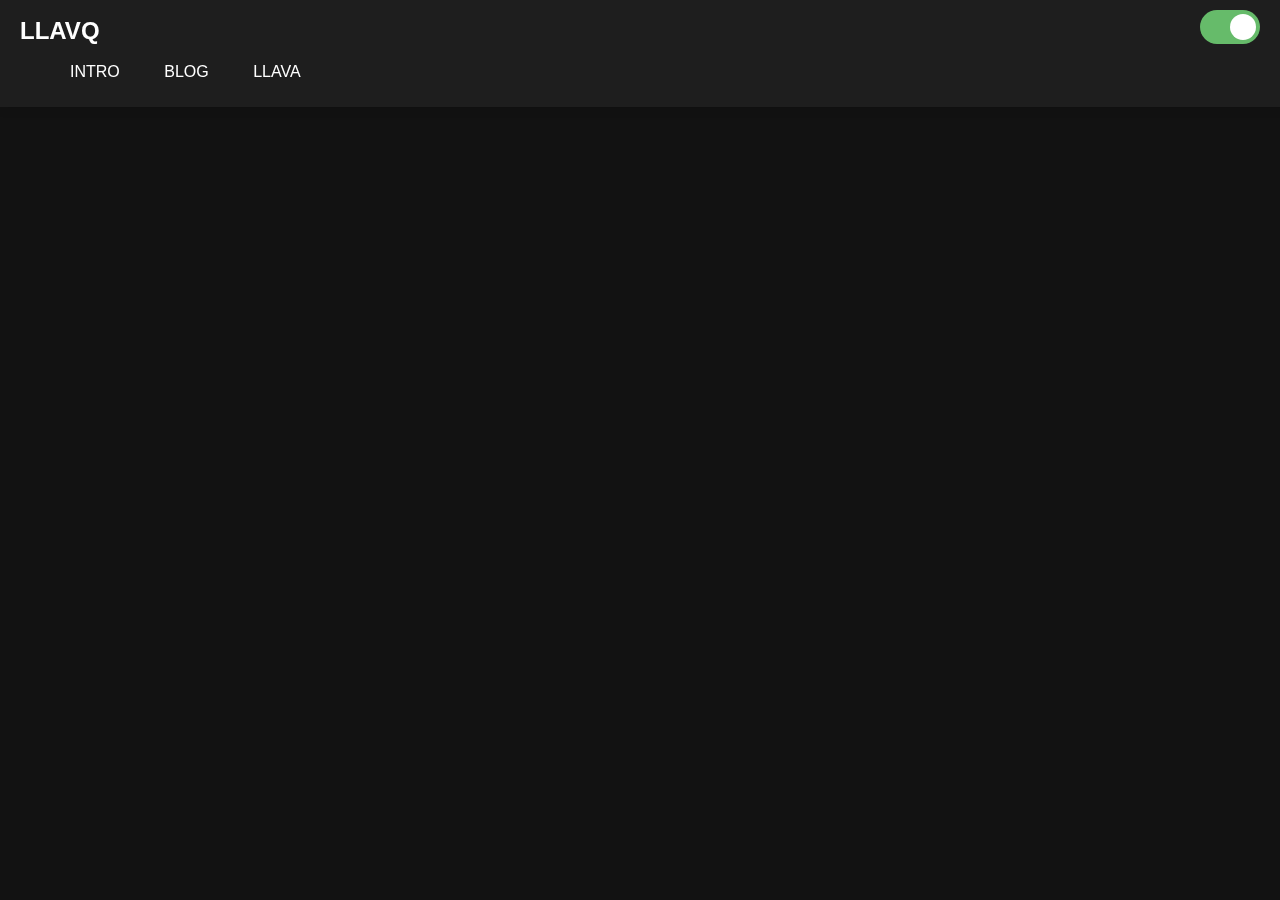
<file: index.html>
<!DOCTYPE html>
<html lang="en">
<head>
    <meta charset="UTF-8">
    <meta name="viewport" content="width=device-width, initial-scale=1.0">
    <link rel="stylesheet" href="styles.css" type="text/css" media="screen" />
    <title>Home</title>
</head>
<body>
    <header class="sticky-header">
        <h1><a href="index.html" class="logo">LLAVQ</a></h1>
        <nav>
            <ul class="nav-links">
                <li><a href="index.html">INTRO</a></li>
                <li><a href="blog.html">BLOG</a></li>
                <li><a href="LLAVA.html">LLAVA</a></li> <!-- Added LLAVA link -->
            </ul>
        </nav>
        <div class="theme-switch-wrapper">
            <label class="theme-switch" for="checkbox">
                <input type="checkbox" id="checkbox" />
                <div class="slider round"></div>
            </label>
        </div>
    </header>

    <main>
        <h2>Welcome to LLAVQ</h2>
        <p>Your go-to resource for all things related to LLaVA and more!</p>
    </main>

    <script src="script.js"></script>
</body>
</html>
</file>
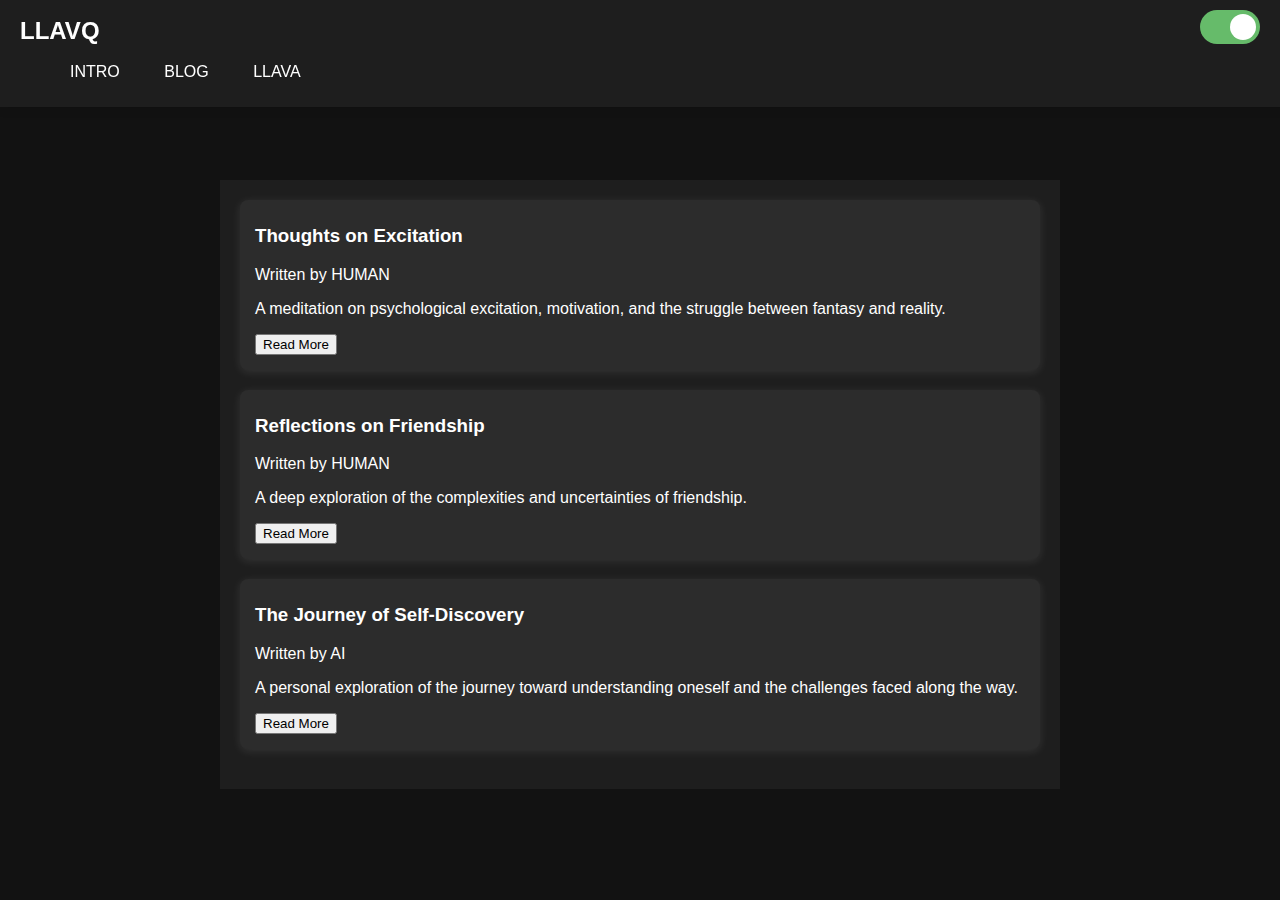
<file: blog.html>
<!DOCTYPE html>
<html lang="en">
<head>
    <meta charset="UTF-8">
    <meta name="viewport" content="width=device-width, initial-scale=1.0">
    <link rel="stylesheet" href="styles.css" type="text/css" media="screen" />
    <title>Blog</title>
</head>
<body>
    <header class="sticky-header">
        <h1><a href="index.html" class="logo">LLAVQ</a></h1>
        <nav>
            <ul class="nav-links">
                <li><a href="index.html">INTRO</a></li>
                <li><a href="blog.html">BLOG</a></li>
                <li><a href="LLAVA.html">LLAVA</a></li> <!-- Added LLAVA link -->
            </ul>
        </nav>
        <div class="theme-switch-wrapper">
            <label class="theme-switch" for="checkbox">
                <input type="checkbox" id="checkbox" />
                <div class="slider round"></div>
            </label>
        </div>
    </header>

    <!-- Blog Posts Section -->
    <section id="postsContainer">
        <!-- Posts will be populated here by script.js -->
    </section>

    <!-- Modal for displaying full content -->
    <div id="modal" class="modal">
        <div class="modal-content">
            <span class="close-button">&times;</span> <!-- Close button -->
            <h3 id="modalTitle"></h3> <!-- Title for modal -->
            <div id="modalContent"></div> <!-- Content for modal -->
        </div>
    </div>

    <script src="script.js"></script> <!-- Link to your JavaScript file -->
</body>
</html>
</file>
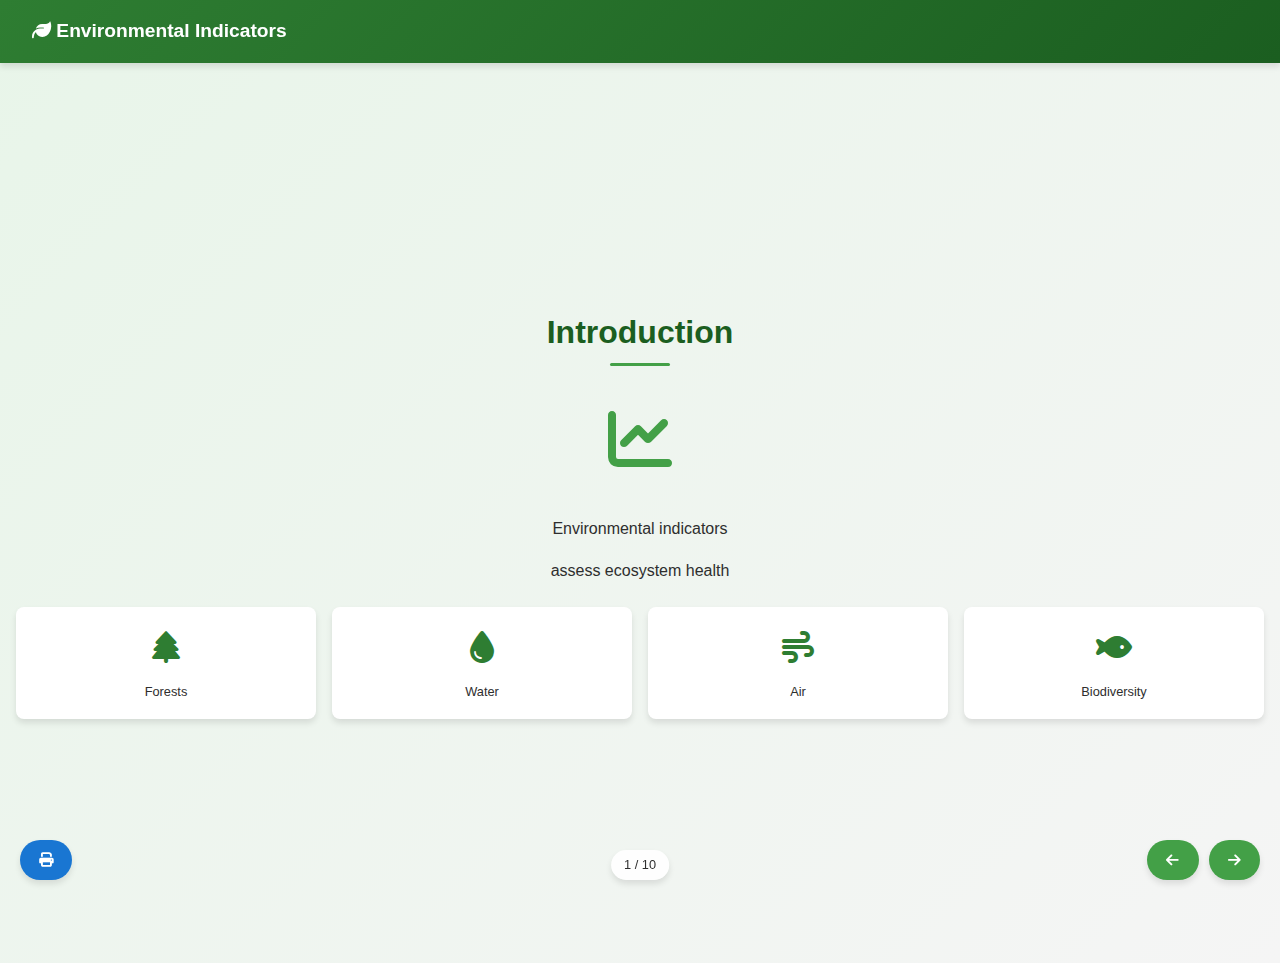
<file: ecology.html>
<!DOCTYPE html>
<html lang="en">
<head>
  <meta charset="UTF-8" />
  <meta name="viewport" content="width=device-width, initial-scale=1.0" />
  <title>Environmental Development Indicators</title>
  <link rel="stylesheet" href="https://cdnjs.cloudflare.com/ajax/libs/font-awesome/6.4.0/css/all.min.css" />
  <style>
    :root {
      --primary: #2e7d32;
      --primary-dark: #1b5e20;
      --secondary: #43a047;
      --light: #e8f5e9;
      --dark: #2e2e2e;
      --gray: #757575;
      --white: #ffffff;
      --shadow: 0 4px 6px rgba(0,0,0,0.1);
      --transition: all 0.3s ease;
    }

    * {
      margin: 0;
      padding: 0;
      box-sizing: border-box;
    }

    body {
      font-family: 'Segoe UI', Tahoma, Geneva, Verdana, sans-serif;
      margin: 0;
      background: linear-gradient(135deg, var(--light), #f5f5f5);
      color: var(--dark);
      overflow-x: hidden;
      line-height: 1.6;
    }

    header {
      background: linear-gradient(135deg, var(--primary), var(--primary-dark));
      color: white;
      padding: 1rem 2rem;
      position: sticky;
      top: 0;
      display: flex;
      justify-content: space-between;
      align-items: center;
      z-index: 100;
      box-shadow: var(--shadow);
    }

    header h1 {
      font-size: 1.2rem;
      margin: 0;
      font-weight: 600;
    }

    .slide {
      display: none;
      padding: 1rem;
      min-height: 100vh;
      box-sizing: border-box;
      text-align: center;
    }

    .slide.active {
      display: flex;
      flex-direction: column;
      justify-content: center;
      align-items: center;
      animation: slideIn 0.8s ease;
    }

    @keyframes slideIn {
      from { opacity: 0; transform: translateY(30px); }
      to { opacity: 1; transform: translateY(0); }
    }

    h2 {
      color: var(--primary-dark);
      margin: 1rem 0;
      font-size: 2rem;
      position: relative;
      display: inline-block;
    }

    h2:after {
      content: '';
      position: absolute;
      bottom: -8px;
      left: 50%;
      transform: translateX(-50%);
      width: 60px;
      height: 3px;
      background: var(--secondary);
      border-radius: 2px;
    }

    p {
      margin: 0.5rem auto;
      line-height: 1.6;
      font-size: 1rem;
      color: var(--dark);
    }

    .intro-text {
      font-size: 1.2rem;
      color: var(--primary-dark);
      font-weight: 500;
      margin: 1rem 0;
    }

    .chart-container {
      width: 100%;
      height: 250px;
      background: linear-gradient(45deg, #e8f5e9, #c8e6c9);
      border-radius: 8px;
      position: relative;
      overflow: hidden;
      margin: 1rem 0;
    }

    .chart-title {
      position: absolute;
      top: 5px;
      left: 10px;
      font-weight: bold;
      color: var(--primary-dark);
      font-size: 1rem;
    }

    .axis {
      position: absolute;
      bottom: 0;
      left: 40px;
      width: calc(100% - 50px);
      height: 1px;
      background: var(--dark);
    }

    .y-axis {
      position: absolute;
      left: 40px;
      top: 15px;
      width: 1px;
      height: calc(100% - 25px);
      background: var(--dark);
    }

    .bar {
      position: absolute;
      bottom: 8px;
      width: 20px;
      background: var(--secondary);
      border-radius: 3px 3px 0 0;
      transition: height 1s ease;
    }

    .bar-label {
      position: absolute;
      bottom: 0;
      font-size: 0.7rem;
      color: var(--dark);
      transform: translateX(-50%);
    }

    .bar-value {
      position: absolute;
      top: -20px;
      left: 50%;
      transform: translateX(-50%);
      font-size: 0.7rem;
      font-weight: bold;
      color: var(--primary-dark);
    }

    .line-point {
      position: absolute;
      width: 6px;
      height: 6px;
      background: var(--primary);
      border-radius: 50%;
      transform: translateX(-50%);
    }

    .line {
      position: absolute;
      height: 2px;
      background: var(--primary);
      transform-origin: left center;
    }

    .pie-slice {
      position: absolute;
      transform-origin: center;
    }

    .graph-container {
      display: grid;
      grid-template-columns: repeat(auto-fit, minmax(300px, 1fr));
      gap: 1rem;
      width: 100%;
      margin: 1rem 0;
    }

    .icon-display {
      font-size: 4rem;
      color: var(--secondary);
      margin: 1rem 0;
    }

    .data-table {
      width: 100%;
      margin: 1rem 0;
      background: white;
      border-radius: 8px;
      overflow: hidden;
      box-shadow: var(--shadow);
    }

    table {
      width: 100%;
      border-collapse: collapse;
    }

    th, td {
      padding: 0.5rem;
      text-align: center;
      border-bottom: 1px solid #eee;
      font-size: 0.8rem;
    }

    th {
      background: var(--primary);
      color: white;
    }

    tr:nth-child(even) {
      background: #f9f9f9;
    }

    .image-grid {
      display: grid;
      grid-template-columns: repeat(auto-fit, minmax(150px, 1fr));
      gap: 1rem;
      width: 100%;
      margin: 1rem 0;
    }

    .image-item {
      background: white;
      border-radius: 8px;
      padding: 1rem;
      box-shadow: var(--shadow);
      text-align: center;
    }

    .image-icon {
      font-size: 2rem;
      color: var(--primary);
      margin-bottom: 0.5rem;
    }

    .image-label {
      font-size: 0.8rem;
      color: var(--dark);
    }

    .nav-buttons {
      position: fixed;
      bottom: 20px;
      right: 20px;
      display: flex;
      gap: 10px;
      z-index: 100;
    }

    .nav-btn {
      background: var(--secondary);
      color: white;
      border: none;
      padding: 0.8rem 1.2rem;
      border-radius: 25px;
      font-size: 0.9rem;
      cursor: pointer;
      transition: var(--transition);
      box-shadow: var(--shadow);
      display: flex;
      align-items: center;
      gap: 5px;
    }

    .nav-btn:hover {
      background: var(--primary-dark);
      transform: translateY(-2px);
    }

    .print-btn {
      background: #1976d2;
      position: fixed;
      bottom: 20px;
      left: 20px;
      z-index: 100;
    }

    .print-btn:hover {
      background: #0d47a1;
    }

    .slide-counter {
      position: fixed;
      bottom: 20px;
      left: 50%;
      transform: translateX(-50%);
      background: rgba(255,255,255,0.9);
      padding: 0.3rem 0.8rem;
      border-radius: 15px;
      font-size: 0.8rem;
      color: var(--dark);
      box-shadow: var(--shadow);
    }

    /* Responsive Design */
    @media (max-width: 768px) {
      header {
        flex-direction: column;
        gap: 0.3rem;
        text-align: center;
      }
      
      h2 {
        font-size: 1.5rem;
      }
      
      .nav-buttons {
        bottom: 80px;
        right: 15px;
        flex-direction: column;
      }
      
      .slide {
        padding: 0.5rem;
      }
      
      .graph-container {
        grid-template-columns: 1fr;
      }
      
      .chart-container {
        height: 200px;
      }
    }
  </style>
</head>
<body>
  <header>
    <h1><i class="fas fa-leaf"></i> Environmental Indicators</h1>
  </header>

  <div id="slides">
    <!-- Slide 1: Introduction -->
    <section class="slide active">
      <h2>Introduction</h2>
      <div class="icon-display"><i class="fas fa-chart-line"></i></div>
      <p>Environmental indicators</p>
      <p>assess ecosystem health</p>
      <div class="image-grid">
        <div class="image-item">
          <div class="image-icon"><i class="fas fa-tree"></i></div>
          <div class="image-label">Forests</div>
        </div>
        <div class="image-item">
          <div class="image-icon"><i class="fas fa-tint"></i></div>
          <div class="image-label">Water</div>
        </div>
        <div class="image-item">
          <div class="image-icon"><i class="fas fa-wind"></i></div>
          <div class="image-label">Air</div>
        </div>
        <div class="image-item">
          <div class="image-icon"><i class="fas fa-fish"></i></div>
          <div class="image-label">Biodiversity</div>
        </div>
      </div>
    </section>

    <!-- Slide 2: Sustainable Development -->
    <section class="slide">
      <h2>Sustainable Development</h2>
      <div class="icon-display"><i class="fas fa-balance-scale"></i></div>
      <p>Economic</p>
      <p>Social</p>
      <p>Environmental</p>
      <div class="graph-container">
        <div class="chart-container">
          <div class="chart-title">Growth</div>
          <div class="axis"></div>
          <div class="y-axis"></div>
          <div class="bar" style="left: 60px; height: 40px;"></div>
          <div class="bar" style="left: 100px; height: 60px;"></div>
          <div class="bar" style="left: 140px; height: 50px;"></div>
          <div class="bar" style="left: 180px; height: 80px;"></div>
        </div>
      </div>
    </section>

    <!-- Slide 3: Role of Indicators -->
    <section class="slide">
      <h2>Role</h2>
      <div class="icon-display"><i class="fas fa-eye"></i></div>
      <p>Monitor</p>
      <p>Assess</p>
      <p>Track</p>
      <div class="image-grid">
        <div class="image-item">
          <div class="image-icon"><i class="fas fa-search"></i></div>
          <div class="image-label">Monitor</div>
        </div>
        <div class="image-item">
          <div class="image-icon"><i class="fas fa-chart-bar"></i></div>
          <div class="image-label">Assess</div>
        </div>
        <div class="image-item">
          <div class="image-icon"><i class="fas fa-history"></i></div>
          <div class="image-label">Track</div>
        </div>
        <div class="image-item">
          <div class="image-icon"><i class="fas fa-bell"></i></div>
          <div class="image-label">Alert</div>
        </div>
      </div>
    </section>

    <!-- Slide 4: Importance -->
    <section class="slide">
      <h2>Importance</h2>
      <div class="icon-display"><i class="fas fa-star"></i></div>
      <p>Essential</p>
      <p>For</p>
      <p>Future</p>
      <div class="graph-container">
        <div class="chart-container">
          <div class="chart-title">Impact</div>
          <div class="axis"></div>
          <div class="y-axis"></div>
          <div class="line-point" style="left: 60px; bottom: 30px;"></div>
          <div class="line-point" style="left: 100px; bottom: 50px;"></div>
          <div class="line-point" style="left: 140px; bottom: 45px;"></div>
          <div class="line-point" style="left: 180px; bottom: 70px;"></div>
          <div class="line" style="left: 60px; bottom: 30px; width: 40px; transform: rotate(25deg);"></div>
          <div class="line" style="left: 100px; bottom: 50px; width: 40px; transform: rotate(-10deg);"></div>
          <div class="line" style="left: 140px; bottom: 45px; width: 40px; transform: rotate(20deg);"></div>
        </div>
      </div>
    </section>

    <!-- Slide 5: Key Indicators -->
    <section class="slide">
      <h2>Key Indicators</h2>
      <div class="data-table">
        <table>
          <thead>
            <tr>
              <th>Indicator</th>
              <th>Value</th>
              <th>Target</th>
            </tr>
          </thead>
          <tbody>
            <tr>
              <td>PM2.5</td>
              <td>15 μg/m³</td>
              <td><15</td>
            </tr>
            <tr>
              <td>pH</td>
              <td>7.2</td>
              <td>6.5-8.5</td>
            </tr>
            <tr>
              <td>CO₂</td>
              <td>420 ppm</td>
              <td><450</td>
            </tr>
            <tr>
              <td>Recycling</td>
              <td>45%</td>
              <td>>50%</td>
            </tr>
          </tbody>
        </table>
      </div>
    </section>

    <!-- Slide 6: Analysis Methods -->
    <section class="slide">
      <h2>Analysis Methods</h2>
      <div class="image-grid">
        <div class="image-item">
          <div class="image-icon"><i class="fas fa-microscope"></i></div>
          <div class="image-label">Spectroscopy</div>
        </div>
        <div class="image-item">
          <div class="image-icon"><i class="fas fa-flask"></i></div>
          <div class="image-label">Chromatography</div>
        </div>
        <div class="image-item">
          <div class="image-icon"><i class="fas fa-satellite"></i></div>
          <div class="image-label">Remote Sensing</div>
        </div>
        <div class="image-item">
          <div class="image-icon"><i class="fas fa-dna"></i></div>
          <div class="image-label">Biological</div>
        </div>
      </div>
    </section>

    <!-- Slide 7: Data Processing -->
    <section class="slide">
      <h2>Data Processing</h2>
      <div class="graph-container">
        <div class="chart-container">
          <div class="chart-title">Air Quality</div>
          <div class="axis"></div>
          <div class="y-axis"></div>
          <div class="bar" style="left: 60px; height: 40px;" data-value="12">
            <div class="bar-value">12</div>
            <div class="bar-label" style="left: 60px;">Jan</div>
          </div>
          <div class="bar" style="left: 100px; height: 60px;" data-value="18">
            <div class="bar-value">18</div>
            <div class="bar-label" style="left: 100px;">Feb</div>
          </div>
          <div class="bar" style="left: 140px; height: 50px;" data-value="15">
            <div class="bar-value">15</div>
            <div class="bar-label" style="left: 140px;">Mar</div>
          </div>
          <div class="bar" style="left: 180px; height: 80px;" data-value="24">
            <div class="bar-value">24</div>
            <div class="bar-label" style="left: 180px;">Apr</div>
          </div>
        </div>
        
        <div class="chart-container">
          <div class="chart-title">Water Quality</div>
          <div class="axis"></div>
          <div class="y-axis"></div>
          <div class="bar" style="left: 60px; height: 60px; background: #1976d2;" data-value="7.2">
            <div class="bar-value">7.2</div>
            <div class="bar-label" style="left: 60px;">pH</div>
          </div>
          <div class="bar" style="left: 100px; height: 40px; background: #f57c00;" data-value="4.5">
            <div class="bar-value">4.5</div>
            <div class="bar-label" style="left: 100px;">BOD</div>
          </div>
          <div class="bar" style="left: 140px; height: 30px; background: #e53935;" data-value="0.8">
            <div class="bar-value">0.8</div>
            <div class="bar-label" style="left: 140px;">DO</div>
          </div>
          <div class="bar" style="left: 180px; height: 70px; background: #689f38;" data-value="2.1">
            <div class="bar-value">2.1</div>
            <div class="bar-label" style="left: 180px;">Nitrates</div>
          </div>
        </div>
      </div>
    </section>

    <!-- Slide 8: Real-World Examples -->
    <section class="slide">
      <h2>Examples</h2>
      <div class="graph-container">
        <div class="chart-container">
          <div class="chart-title">Biodiversity Index</div>
          <div class="axis"></div>
          <div class="y-axis"></div>
          <div class="line-point" style="left: 60px; bottom: 40px;"></div>
          <div class="line-point" style="left: 100px; bottom: 60px;"></div>
          <div class="line-point" style="left: 140px; bottom: 55px;"></div>
          <div class="line-point" style="left: 180px; bottom: 80px;"></div>
          <div class="line" style="left: 60px; bottom: 40px; width: 40px; transform: rotate(20deg);"></div>
          <div class="line" style="left: 100px; bottom: 60px; width: 40px; transform: rotate(-10deg);"></div>
          <div class="line" style="left: 140px; bottom: 55px; width: 40px; transform: rotate(15deg);"></div>
        </div>
        
        <div class="chart-container">
          <div class="chart-title">Waste Composition</div>
          <div class="pie-slice" style="width: 180px; height: 180px; top: 35px; left: 110px; clip-path: polygon(50% 50%, 50% 0%, 100% 0%, 100% 100%, 50% 100%); background: #43a047;"></div>
          <div class="pie-slice" style="width: 180px; height: 180px; top: 35px; left: 110px; clip-path: polygon(50% 50%, 100% 0%, 100% 100%, 50% 100%); background: #1976d2;"></div>
          <div class="pie-slice" style="width: 180px; height: 180px; top: 35px; left: 110px; clip-path: polygon(50% 50%, 100% 100%, 50% 100%, 50% 50%); background: #f57c00;"></div>
          <div class="pie-slice" style="width: 180px; height: 180px; top: 35px; left: 110px; clip-path: polygon(50% 50%, 50% 100%, 0% 100%, 0% 0%); background: #e53935;"></div>
        </div>
      </div>
    </section>

    <!-- Slide 9: Future Trends -->
    <section class="slide">
      <h2>Future</h2>
      <div class="image-grid">
        <div class="image-item">
          <div class="image-icon"><i class="fas fa-robot"></i></div>
          <div class="image-label">AI</div>
        </div>
        <div class="image-item">
          <div class="image-icon"><i class="fas fa-mobile-alt"></i></div>
          <div class="image-label">Apps</div>
        </div>
        <div class="image-item">
          <div class="image-icon"><i class="fas fa-satellite"></i></div>
          <div class="image-label">Satellites</div>
        </div>
        <div class="image-item">
          <div class="image-icon"><i class="fas fa-network-wired"></i></div>
          <div class="image-label">IoT</div>
        </div>
      </div>
    </section>

    <!-- Slide 10: Conclusion -->
    <section class="slide">
      <h2>Conclusion</h2>
      <div class="icon-display"><i class="fas fa-seedling"></i></div>
      <p>Indicators</p>
      <p>Guide</p>
      <p>Decisions</p>
      <div class="graph-container">
        <div class="chart-container">
          <div class="chart-title">Sustainability</div>
          <div class="axis"></div>
          <div class="y-axis"></div>
          <div class="bar" style="left: 60px; height: 40px;"></div>
          <div class="bar" style="left: 100px; height: 60px;"></div>
          <div class="bar" style="left: 140px; height: 50px;"></div>
          <div class="bar" style="left: 180px; height: 80px;"></div>
        </div>
      </div>
    </section>
  </div>

  <div class="nav-buttons">
    <button id="prev" class="nav-btn"><i class="fas fa-arrow-left"></i></button>
    <button id="next" class="nav-btn"><i class="fas fa-arrow-right"></i></button>
  </div>
  <button class="print-btn nav-btn" onclick="window.print()"><i class="fas fa-print"></i></button>
  <div class="slide-counter" id="counter">1 / 10</div>

  <script>
    const slides = document.querySelectorAll('.slide');
    let index = 0;

    function showSlide(i) {
      slides.forEach((s, idx) => s.classList.toggle('active', idx === i));
      document.getElementById('counter').textContent = `${i + 1} / ${slides.length}`;
    }

    document.getElementById('next').addEventListener('click', () => {
      index = (index + 1) % slides.length;
      showSlide(index);
    });

    document.getElementById('prev').addEventListener('click', () => {
      index = (index - 1 + slides.length) % slides.length;
      showSlide(index);
    });

    document.addEventListener('keydown', e => {
      if (e.key === 'ArrowRight') document.getElementById('next').click();
      if (e.key === 'ArrowLeft') document.getElementById('prev').click();
    });

    // Add touch swipe support for mobile
    let touchStartX = 0;
    let touchEndX = 0;

    document.addEventListener('touchstart', e => {
      touchStartX = e.changedTouches[0].screenX;
    });

    document.addEventListener('touchend', e => {
      touchEndX = e.changedTouches[0].screenX;
      handleSwipe();
    });

    function handleSwipe() {
      const swipeThreshold = 50;
      if (touchEndX < touchStartX - swipeThreshold) {
        document.getElementById('next').click();
      } else if (touchEndX > touchStartX + swipeThreshold) {
        document.getElementById('prev').click();
      }
    }

    // Animate bars on slide load
    const observer = new IntersectionObserver((entries) => {
      entries.forEach(entry => {
        if (entry.isIntersecting) {
          const bars = entry.target.querySelectorAll('.bar');
          bars.forEach((bar, index) => {
            setTimeout(() => {
              bar.style.height = bar.style.height;
            }, index * 100);
          });
        }
      });
    });

    // Observe the visualization slide
    const vizSlide = document.querySelector('.slide:nth-child(7)');
    if (vizSlide) {
      observer.observe(vizSlide);
    }
  </script>
</body>
</html>
</file>
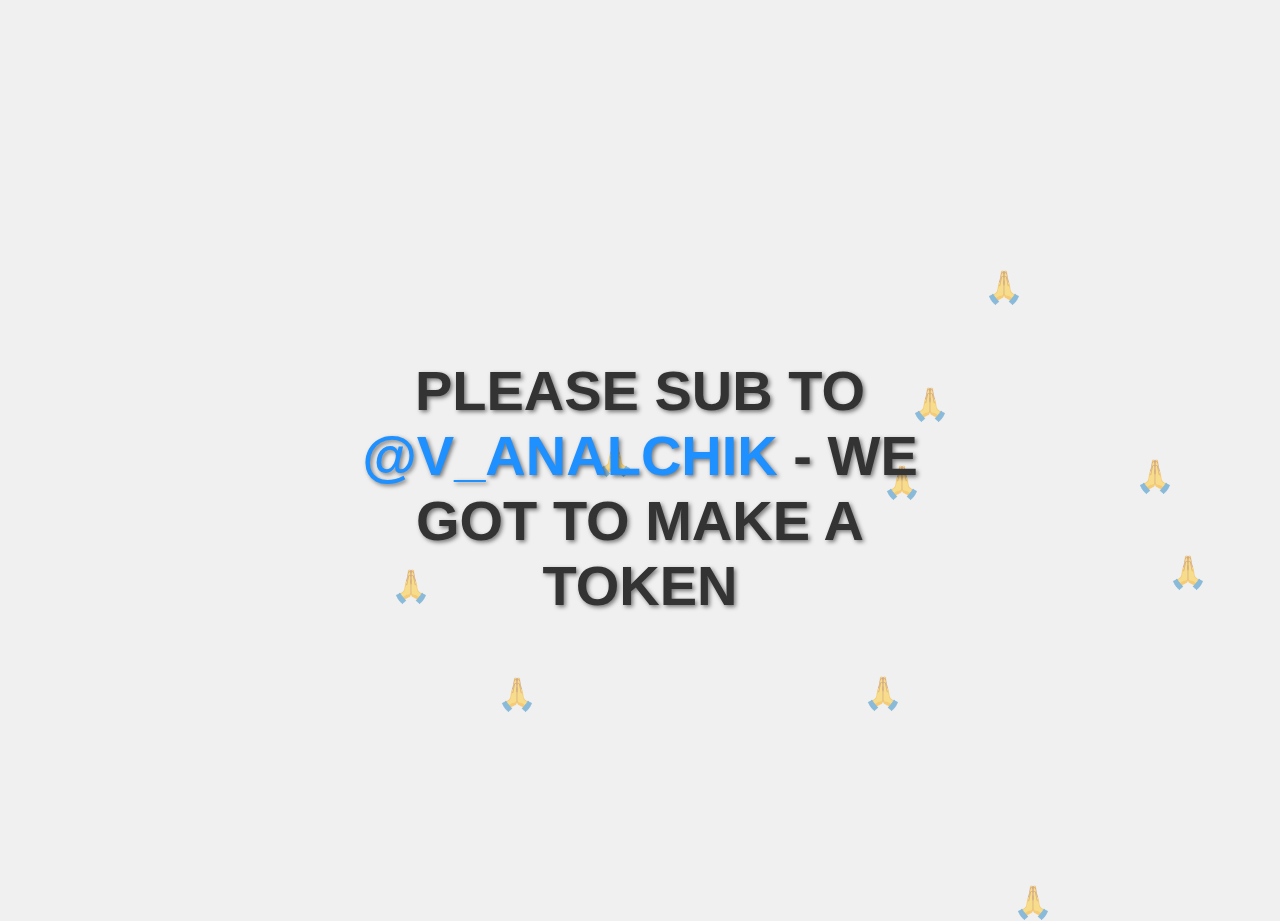
<file: WTF_PROVOKATE_GIRLS_ANALCHIK.html>
<!DOCTYPE html>
<html lang="en">
<head>
    <meta charset="UTF-8">
    <meta name="viewport" content="width=device-width, initial-scale=1.0">
    <title>Subscription Page</title>
    <style>
        body {
            margin: 0;
            padding: 0;
            height: 100vh;
            overflow: hidden;
            background-color: #f0f0f0; /* Grey background */
            position: relative;
            font-family: Arial, sans-serif; /* Default font */
        }
        h1 {
            position: absolute;
            top: 50%;
            left: 50%;
            transform: translate(-50%, -50%); /* Center the title */
            font-size: 3.5em; /* Bigger font size */
            color: #333; /* Text color */
            text-align: center;
            z-index: 10; /* Ensure it is above emojis */
            font-weight: bold;
            text-shadow: 2px 2px 4px rgba(0, 0, 0, 0.5); /* Add shadow for depth */
        }
        a {
            color: #1E90FF; /* Link color */
            text-decoration: none; /* Remove underline */
        }
        .emoji {
            position: absolute;
            font-size: 2em; /* Emoji size */
            opacity: 0.5; /* Half transparent */
            transition: transform 0.1s; /* Smooth transformation */
        }
    </style>
</head>
<body>

    <h1>
        PLEASE SUB TO <a href="https://t.me/V_ANALCHIK" target="_blank">@V_ANALCHIK</a> - 
        WE GOT TO MAKE A TOKEN
    </h1>

    <script>
        const emojis = [];

        // Create emojis and position them randomly
        for (let i = 0; i < 10; i++) {
            const emoji = document.createElement('div');
            emoji.className = 'emoji';
            emoji.innerText = '🙏';
            document.body.appendChild(emoji);
            emojis.push(emoji);
            emoji.style.left = Math.random() * 100 + 'vw';
            emoji.style.top = Math.random() * 100 + 'vh'; 
        }

        // Move emojis based on mouse movements
        document.addEventListener('mousemove', (event) => {
            emojis.forEach(emoji => {
                const offsetX = (Math.random() - 0.5) * 30; // Random horizontal offset
                const offsetY = (Math.random() - 0.5) * 30; // Random vertical offset
                emoji.style.transform = `translate(${event.clientX + offsetX}px, ${event.clientY + offsetY}px)`;
            });
        });
    </script>

</body>
</html>
</file>
<file: styles.css>
/* Global Styles */
body {
    margin: 0;
    font-family: Arial, sans-serif;
    background-color: #ffffff; /* Default light mode background */
    color: #000000; /* Default light mode text color */
}

body.dark-mode {
    background-color: #121212; /* Dark mode background */
    color: #ffffff; /* Dark mode text color */
}

h1 {
    margin: 0;
}

.welcome_p {
    color: #FFFFF;
}

/* Sticky Header Styles */
.sticky-header {
    position: sticky;
    top: 0;
    left: 0;
    width: 100%;
    background-color: #ffffff;
    box-shadow: 0 2px 10px rgba(0, 0, 0, 0.1);
    padding: 10px 20px;
}

.logo {
    text-decoration: none;
    font-size: 24px;
}

.nav-links {
    list-style-type: none;
}

.nav-links li {
    display: inline;
    margin-right: 20px;
}

.nav-links a {
    text-decoration: none;
}

/* Welcome Section Styles */
.welcome {
   text-align: center;
   padding: 40px; /* Increased padding for better spacing */
   background-color: #f4f4f4; /* Light background for welcome section */
   margin-top: 10vh; /* Space below sticky header */
   height: 60vh;
}

.welcome h2 {
   font-size: 28px; /* Larger font size for welcome title */
   margin-bottom: 10px;
}

.welcome p {
   font-size: 18px; /* Slightly larger font size for welcome text */
   color: #555;
}

/* Blog Posts Section */
#postsContainer {
   max-width: 800px; /* Set a maximum width for the posts container */
   margin-left: auto; /* Center horizontally */
   margin-right: auto; /* Center horizontally */
   padding: 20px;
   margin-top: 20vh; /* Space below sticky header */
}

/* Article Styles */
.post {
   background-color: #f9f9f9; /* Light background for post */
   border-radius: 8px; /* Rounded corners */
   box-shadow: 0 2px 10px rgba(0, 0, 0, 0.1); /* Subtle shadow */
   margin-bottom: 20px; /* Space between posts */
   padding: 15px; /* Padding inside each post */
}

.post h3 {
   margin-top: 10px;
}

.post p {
   margin-bottom:5 px.
}

/* Modal styles */
.modal {
   display: none; /* Hidden by default */
   position: fixed; /* Stay in place */
   z-index: 1000; /* Sit on top */
   left: 0;
   top: 0;
   width: 100%; /* Full width */
   height: 100%; /* Full height */
   overflow: auto; /* Enable scroll if needed */
   background-color: rgba(0, 0, 0, 0.5); /* Black w/ opacity */
}

.modal-content {
   background-color: #fefefe;
   margin: 15% auto; /* Centered */
   padding: 20px;
   border-radius: 8px; /* Rounded corners for modal content */
   width: 80%; /* Could be more or less depending on screen size */
}

.close-button {
   color: #aaa;
   float: right;
   font-size: 28px;
   font-weight: bold;
}

.close-button:hover,
.close-button:focus {
   color: black;
   text-decoration: none;
   cursor: pointer;
}

/* Responsive Styles */
@media (max-width: 600px) {
    .welcome h2 {
        font-size: 24px; /* Smaller font size for mobile welcome title */
    }

    .welcome p {
        font-size: 16px; /* Smaller font size for mobile welcome text */
    }

    #postsContainer {
        padding-left: 10px;
        padding-right:10 px
        margin-top :15vh
    }

    .post h3 {
        font-size :18 px
    }
}

/* Theme Switch Styles */
.theme-switch-wrapper {
    display: flex;
    align-items: center;
    position: absolute;
    top: 10px;
    right: 20px;
    margin-right: 40px;
}

.theme-switch {
    display: inline-block;
    height: 34px;
    position: relative;
    width: 60px;
}

.theme-switch input {
    display: none; /* Hide checkbox */
}

.slider {
    background-color: #ccc;
    bottom: 0;
    cursor: pointer;
    left: 0;
    position: absolute;
    right: 0;
    top: 0;
    transition: .4s;
    border-radius: 35px;
}

.slider:before {
    background-color: #fff;
    bottom: 4px;
    content: "";
    height: 26px;
    left: 4px;
    position: absolute;
    transition: .4s;
    width: 26px;
    border-radius: 35px;

}

input:checked + .slider {
   background-color: #66bb6a; /* Color when checked */
}

input:checked + .slider:before {
   transform: translateX(26px); /* Move slider when checked */
}

/* Dark Mode Styles */
body.dark-mode {
   background-color: #121212; /* Dark background */
   color: white; /* Light text */
}

/* Welcome Section Styles */
.welcome {
   text-align: center;
   padding: 40px;
   background-color: #f4f4f4; /* Light mode background for welcome section */
}

body.dark-mode .welcome {
   background-color: #1e1e1e; /* Dark mode background for welcome section */
}

/* Blog Posts Section */
#postsContainer {
   max-width: 800px;
   margin-left: auto;
   margin-right: auto;
   padding: 20px;
   margin-top: 20vh;
   background-color: #ffffff; /* Light mode background for posts container */
}

body.dark-mode #postsContainer {
   background-color: #1e1e1e; /* Dark mode background for posts container */
}

/* Article Styles */
.post {
   background-color: #f9f9f9; /* Light mode background for post */
   border-radius: 8px;
   box-shadow: 0 2px 10px rgba(0, 0, 0, 0.1);
   margin-bottom: 20px;
   padding: 15px;
}

body.dark-mode .post {
   background-color: #2c2c2c; /* Dark mode background for post */
   box-shadow: 0 2px 10px rgba(255, 255, 255, 0.1); /* Subtle shadow in dark mode */
}
/* Sticky Header Styles */
.sticky-header {
    position: fixed;
    top: 0;
    left: 0;
    width: 100%;
    background-color: #ffffff; /* Light mode background */
    box-shadow: 0 2px 10px rgba(0, 0, 0, 0.1);
    padding: 10px 20px;
    transition: background-color 0.3s, color 0.3s; /* Smooth transition */
}

body.dark-mode .sticky-header {
    background-color: #1e1e1e; /* Dark mode background */
    color: #ffffff; /* Light text color in dark mode */
}

.sticky-header a {
    color: #000; /* Default link color in light mode */
}

body.dark-mode .sticky-header a {
    color: #ffffff; /* Link color in dark mode */
}

/* Navigation Links Styles */
.nav-links a {
    text-decoration: none;
    padding: 10px; /* Add some padding for better clickable area */
}

.nav-links a:hover {
    text-decoration: underline; /* Underline on hover for better UX */
}
/* Modal styles */
.modal {
    display: none; /* Hidden by default */
    position: fixed; /* Stay in place */
    z-index: 1000; /* Sit on top */
    left: 0;
    top: 0;
    width: 100%; /* Full width */
    height: 100%; /* Full height */
    overflow: auto; /* Enable scroll if needed */
    background-color: rgba(0, 0, 0, 0.5); /* Black w/ opacity */
}

.modal-content {
    background-color: #fefefe; /* Light mode background for modal content */
    margin: 15% auto; /* Centered */
    padding: 20px;
    border-radius: 8px; /* Rounded corners for modal content */
    width: 80%; /* Could be more or less depending on screen size */
    transition: background-color 0.3s, color 0.3s; /* Smooth transition */
}

body.dark-mode .modal-content {
    background-color: #2c2c2c; /* Dark mode background for modal content */
    color: #ffffff; /* Light text color in dark mode */
}

.close-button {
    color: #aaa; /* Default close button color in light mode */
    float: right;
    font-size: 28px;
    font-weight: bold;
}

body.dark-mode .close-button {
    color: #ffffff; /* Close button color in dark mode */
}

.close-button:hover,
.close-button:focus {
    color: black; /* Hover effect for close button in light mode */
}

body.dark-mode .close-button:hover,
body.dark-mode .close-button:focus {
    color: #ffffff; /* Hover effect for close button in dark mode */
}
</file>
